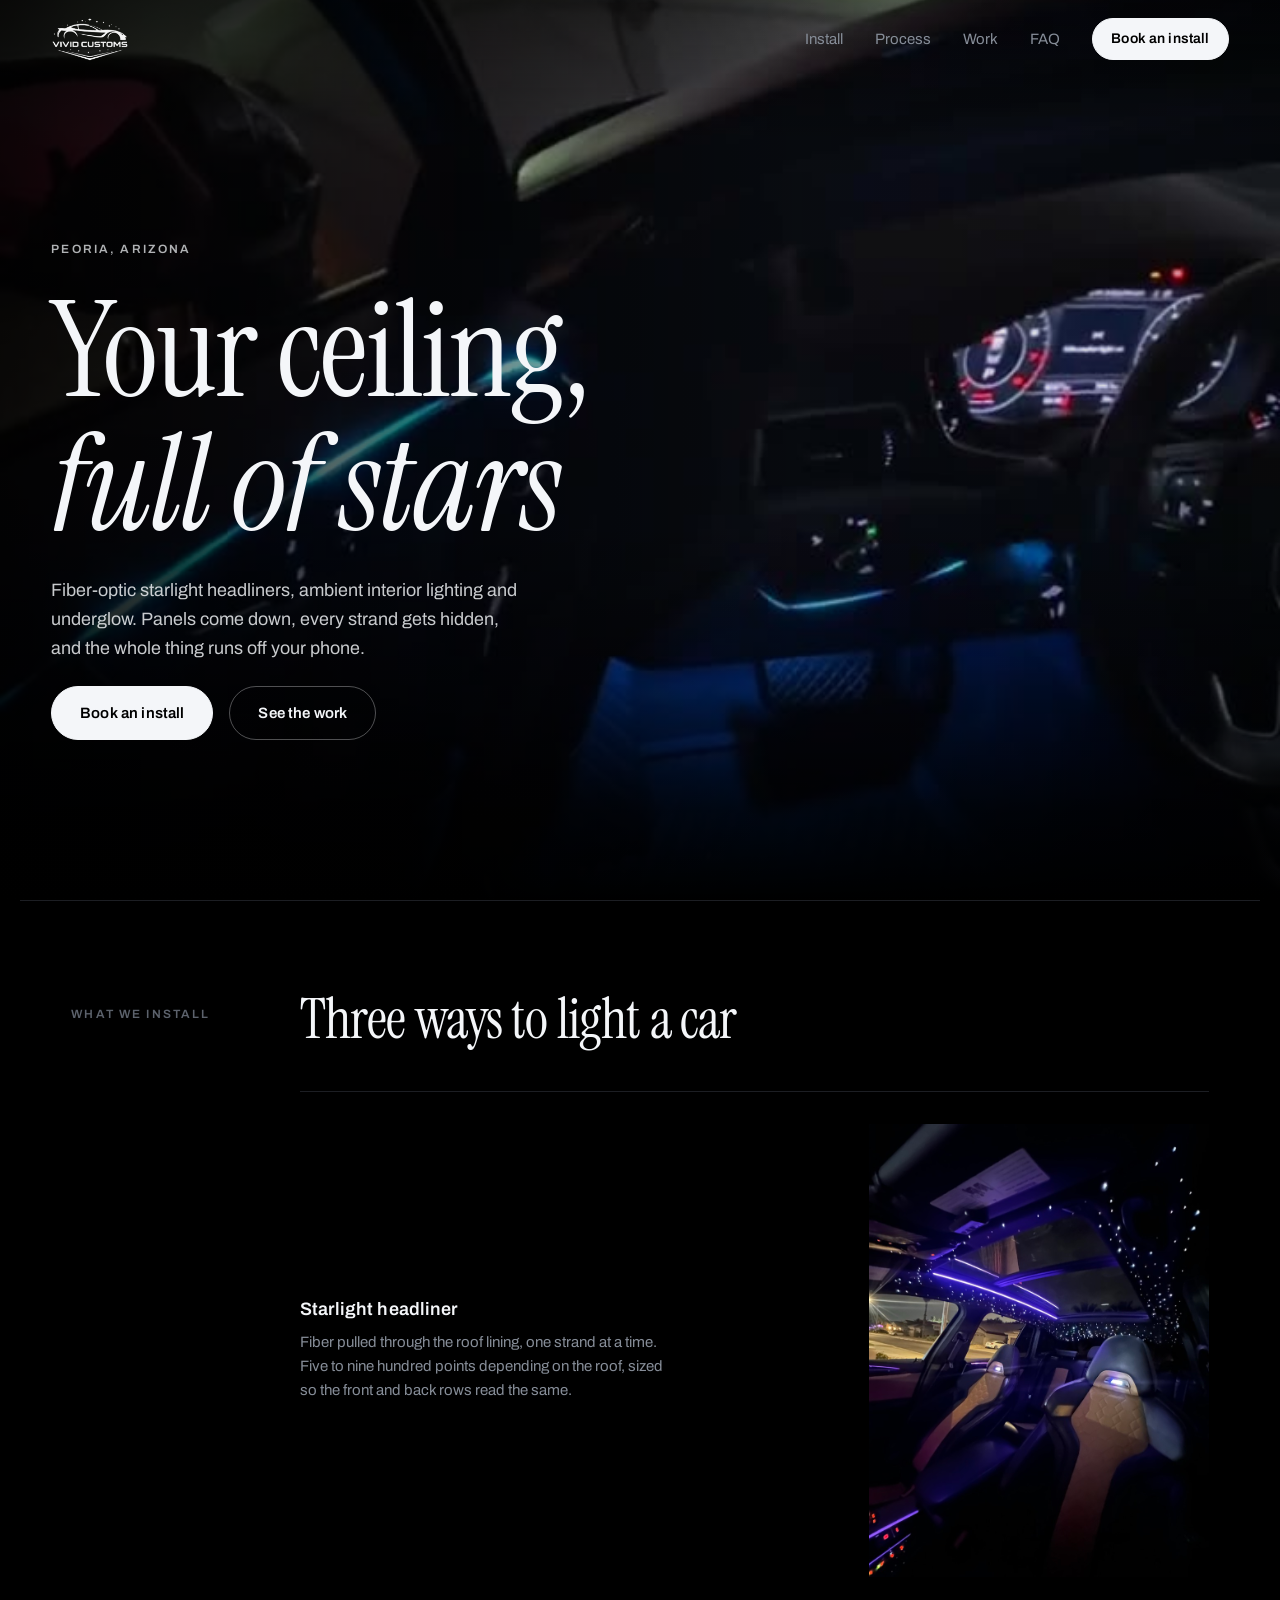
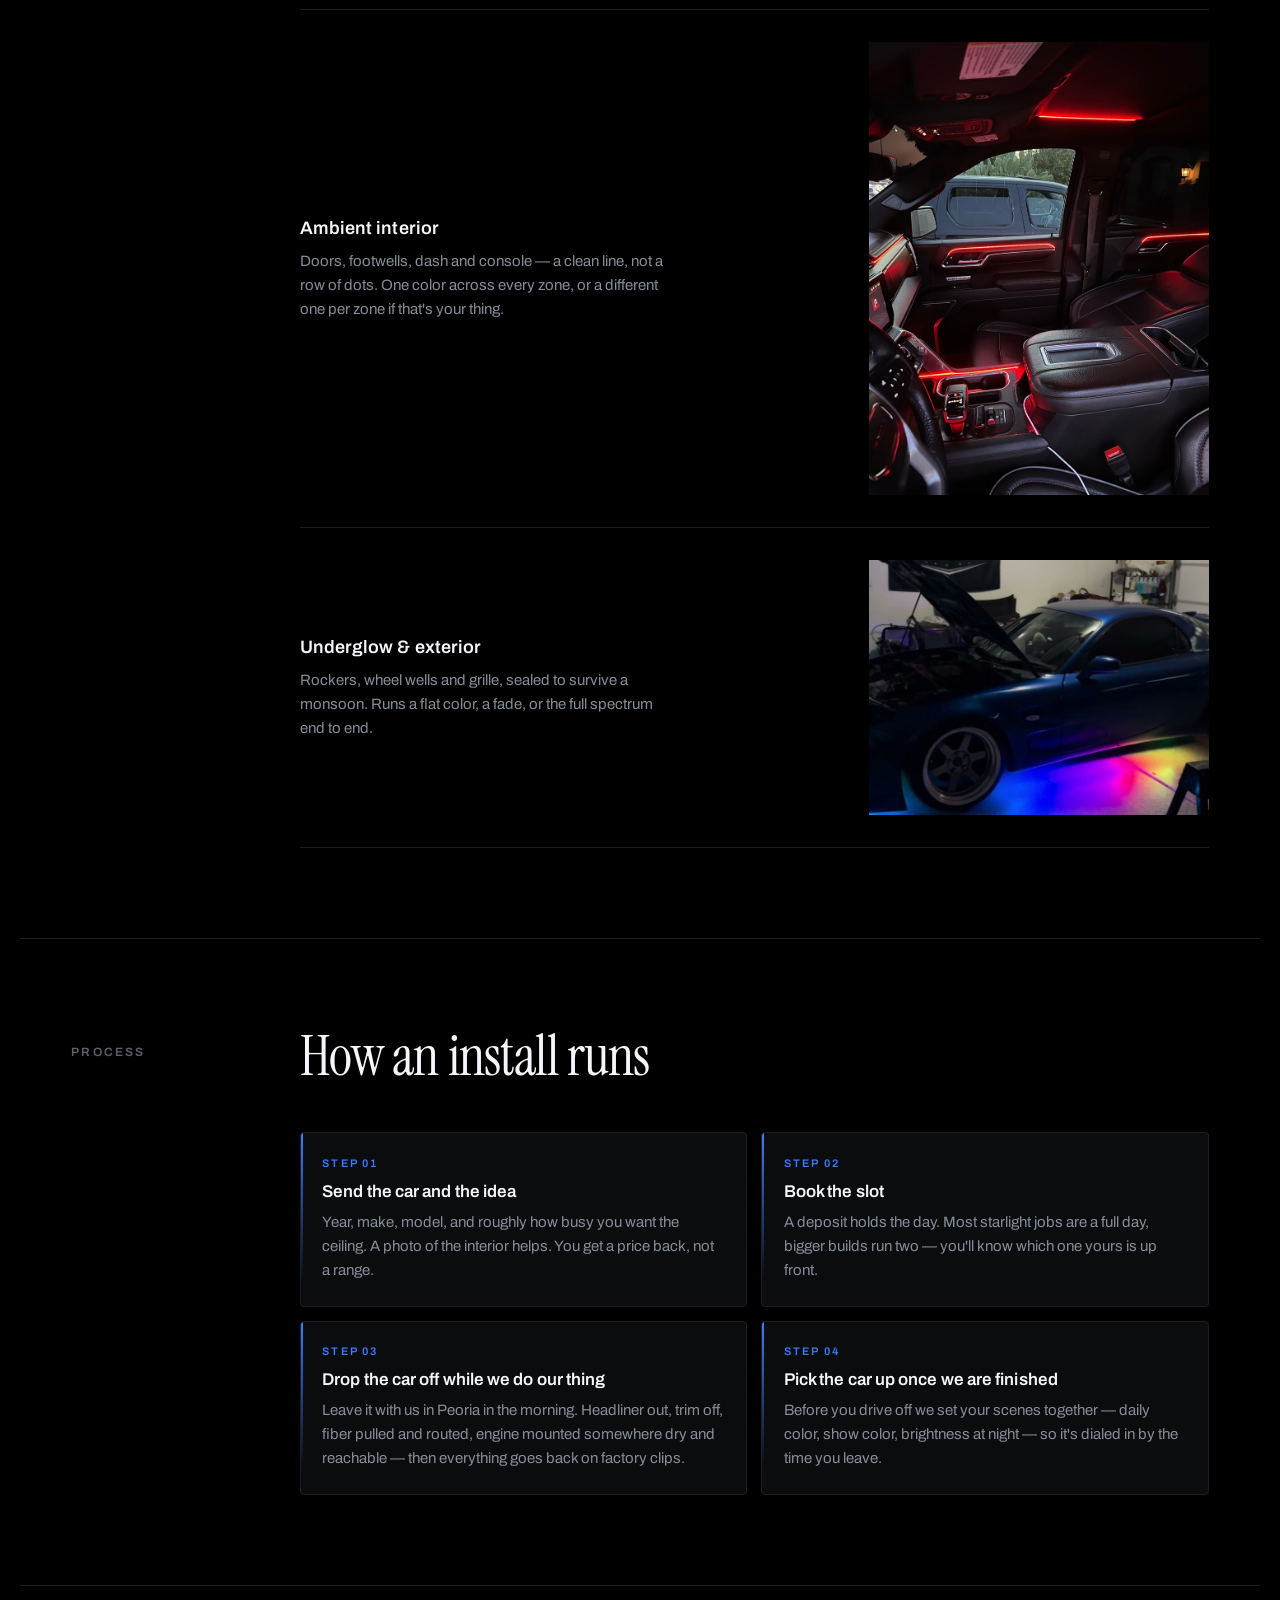
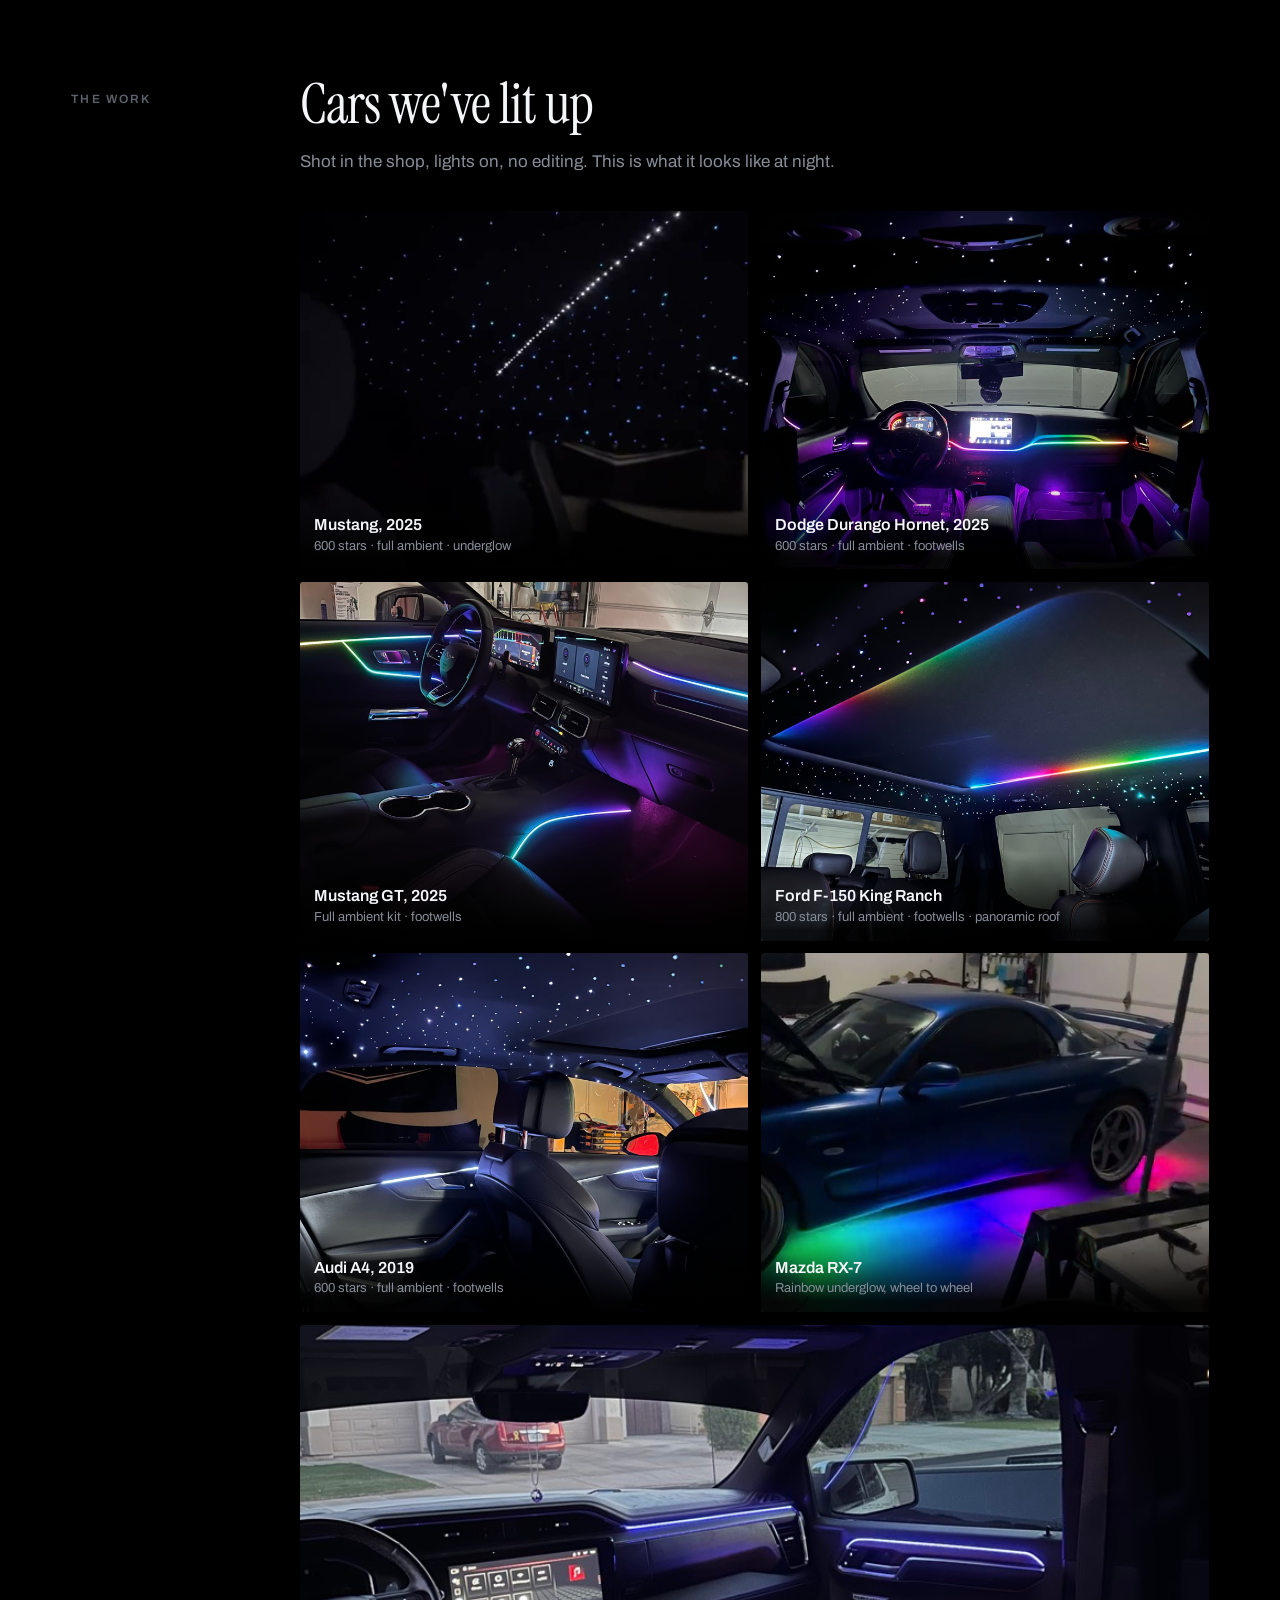
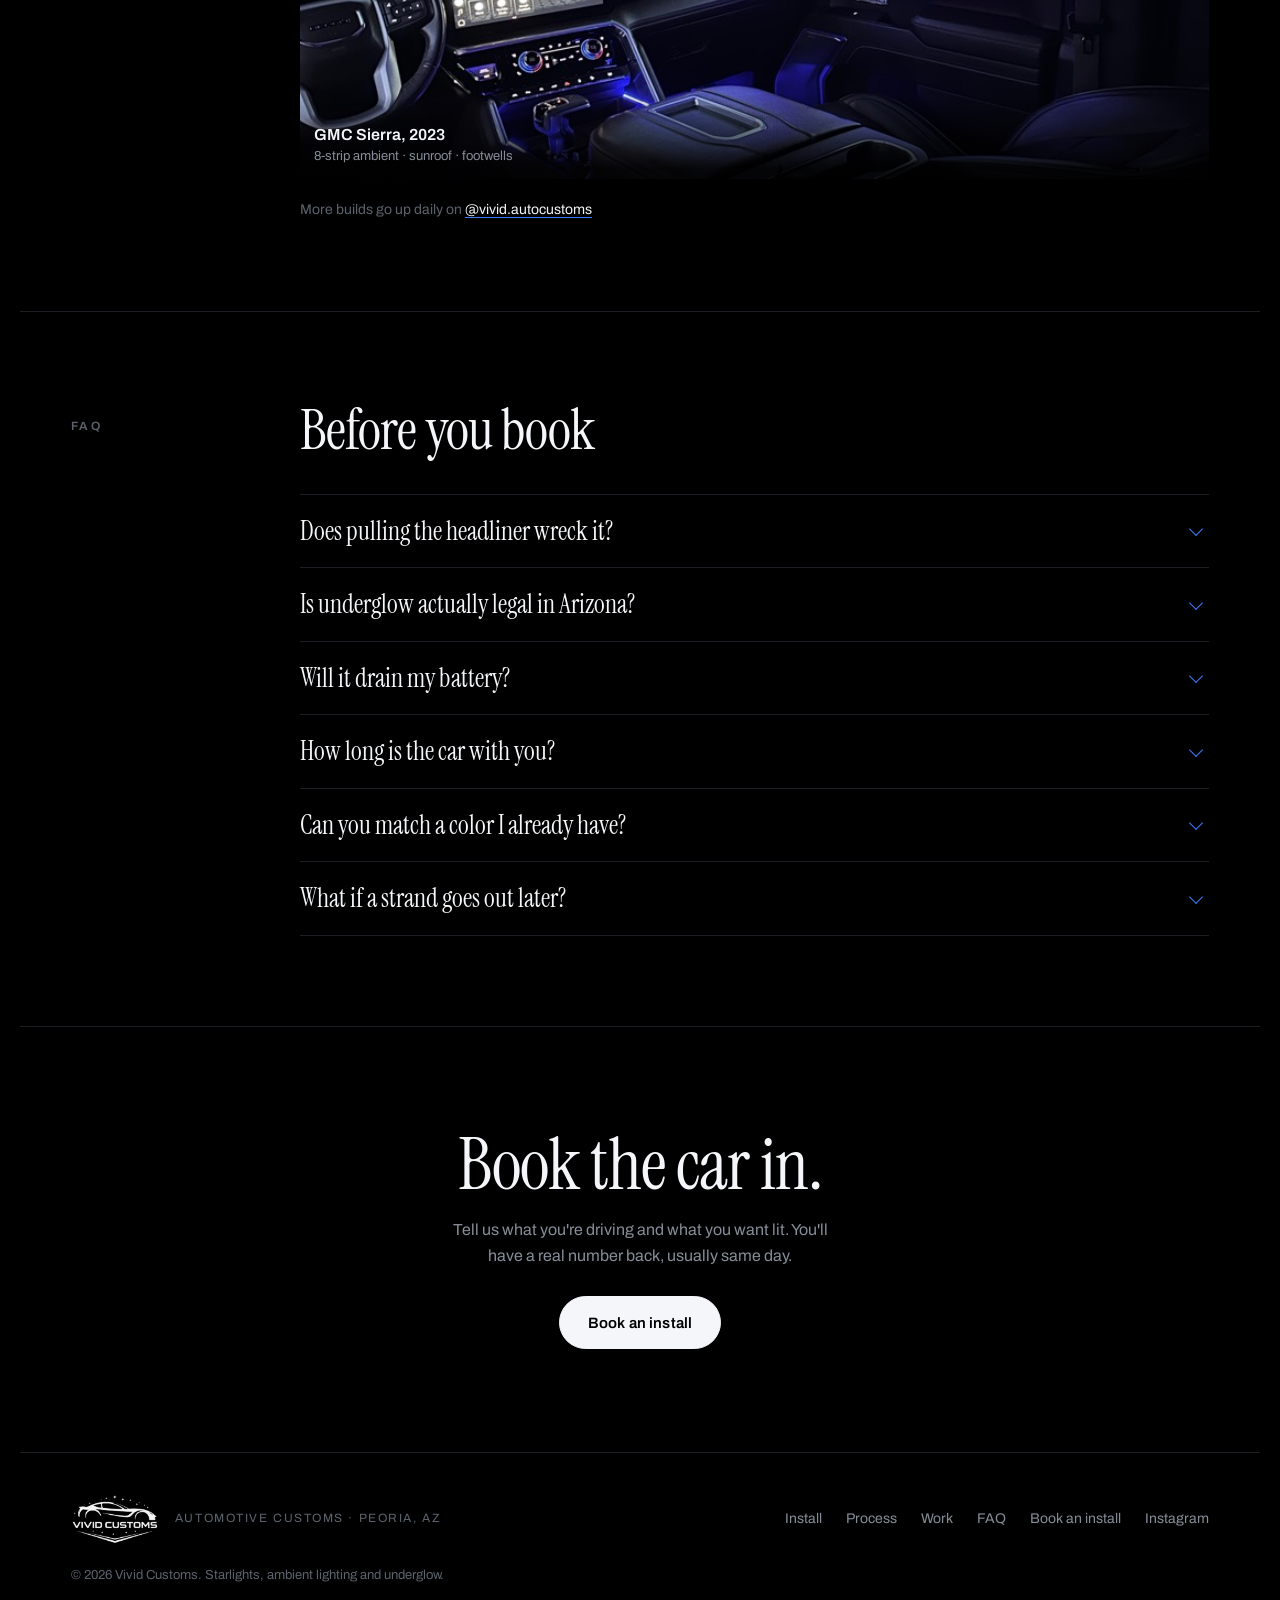
<file: index.html>
<!doctype html>
<html lang="en">
<head>
<meta charset="utf-8">
<meta name="viewport" content="width=device-width, initial-scale=1">
<title>Vivid Customs — Starlight Headliners & Ambient Lighting, Peoria AZ</title>
<meta name="description" content="Fiber-optic starlight headliners, ambient interior lighting and underglow, installed in Peoria, Arizona. Panels come down, wiring stays hidden, colors run off your phone.">
<meta name="theme-color" content="#000000">
<link rel="icon" href="images/favicon.png" type="image/png">
<link rel="apple-touch-icon" href="images/logo-180.png">
<meta property="og:title" content="Vivid Customs — Starlight Headliners & Ambient Lighting">
<meta property="og:description" content="Fiber-optic star ceilings, ambient interior lighting and underglow. Peoria, Arizona.">
<meta property="og:image" content="video/hero-poster.jpg">
<meta property="og:type" content="website">
<link rel="preconnect" href="https://fonts.googleapis.com">
<link rel="preconnect" href="https://fonts.gstatic.com" crossorigin>
<link rel="stylesheet" href="https://fonts.googleapis.com/css2?family=Instrument+Serif:ital@0;1&family=Archivo:wght@400;500;600&display=swap">
<link rel="stylesheet" href="styles.css">
</head>
<body>

<a class="skip" href="#main">Skip to content</a>

<header class="nav" id="nav">
  <a class="nav__brand" href="#top" aria-label="Vivid Customs, home">
    <img src="images/logo.png" alt="Vivid Customs" width="1160" height="688">
  </a>
  <nav class="nav__links" aria-label="Sections">
    <a href="#install">Install</a>
    <a href="#process">Process</a>
    <a href="#work">Work</a>
    <a href="#faq">FAQ</a>
  </nav>
  <a class="btn btn--sm" href="book.html">Book an install</a>
</header>

<main id="main">

<!-- ── hero ─────────────────────────────────────────────── -->
<section class="hero" id="top">
  <video class="hero__video" src="video/hero.mp4" poster="video/hero-poster.jpg"
         autoplay muted loop playsinline preload="auto" aria-hidden="true" tabindex="-1"></video>
  <div class="hero__scrim" aria-hidden="true"></div>

  <div class="hero__inner">
    <p class="label label--light">Peoria, Arizona</p>
    <h1 class="hero__h1">Your ceiling,<br><i>full of stars</i></h1>
    <p class="hero__sub">
      Fiber-optic starlight headliners, ambient interior lighting and underglow.
      Panels come down, every strand gets hidden, and the whole thing runs off your phone.
    </p>
    <div class="hero__cta">
      <a class="btn" href="book.html">Book an install</a>
      <a class="btn btn--ghost" href="#work">See the work</a>
    </div>
  </div>

</section>

<!-- ── services ─────────────────────────────────────────── -->
<section class="sec" id="install">
  <div class="sec__rail"><span class="label">What we install</span></div>
  <div class="sec__body">
    <h2 class="sec__h2">Three ways to light a car</h2>

    <div class="rows">
      <article class="rowitem">
        <div class="rowitem__lead">
          <h3>Starlight headliner</h3>
          <p>Fiber pulled through the roof lining, one strand at a time. Five to nine hundred points depending on the roof, sized so the front and back rows read the same.</p>
        </div>
        <img class="rowitem__shot" src="images/services/starlight.jpg" alt="Star ceiling packed with fiber-optic points either side of a panoramic roof, with a blue ambient line running the length of the cabin"
             width="1100" height="825" loading="lazy" decoding="async">
      </article>

      <article class="rowitem">
        <div class="rowitem__lead">
          <h3>Ambient interior</h3>
          <p>Doors, footwells, dash and console &mdash; a clean line, not a row of dots. One color across every zone, or a different one per zone if that's your thing.</p>
        </div>
        <img class="rowitem__shot" src="images/services/ambient.jpg" alt="Truck cabin at night lit red, with ambient lines running across the dash, around the vents and down both door cards"
             width="1100" height="825" loading="lazy" decoding="async">
      </article>

      <article class="rowitem">
        <div class="rowitem__lead">
          <h3>Underglow &amp; exterior</h3>
          <p>Rockers, wheel wells and grille, sealed to survive a monsoon. Runs a flat color, a fade, or the full spectrum end to end.</p>
        </div>
        <img class="rowitem__shot" src="images/services/underglow.jpg" alt="Blue RX-7 in the shop with rainbow underglow spilling out from under the sills across the floor"
             width="720" height="540" loading="lazy" decoding="async">
      </article>
    </div>
  </div>
</section>

<!-- ── process ──────────────────────────────────────────── -->
<section class="sec" id="process">
  <div class="sec__rail"><span class="label">Process</span></div>
  <div class="sec__body">
    <h2 class="sec__h2">How an install runs</h2>

    <ol class="steps">
      <li>
        <span class="steps__n">Step 01</span>
        <h3>Send the car and the idea</h3>
        <p>Year, make, model, and roughly how busy you want the ceiling. A photo of the interior helps. You get a price back, not a range.</p>
      </li>
      <li>
        <span class="steps__n">Step 02</span>
        <h3>Book the slot</h3>
        <p>A deposit holds the day. Most starlight jobs are a full day, bigger builds run two &mdash; you'll know which one yours is up front.</p>
      </li>
      <li>
        <span class="steps__n">Step 03</span>
        <h3>Drop the car off while we do our thing</h3>
        <p>Leave it with us in Peoria in the morning. Headliner out, trim off, fiber pulled and routed, engine mounted somewhere dry and reachable &mdash; then everything goes back on factory clips.</p>
      </li>
      <li>
        <span class="steps__n">Step 04</span>
        <h3>Pick the car up once we are finished</h3>
        <p>Before you drive off we set your scenes together &mdash; daily color, show color, brightness at night &mdash; so it's dialed in by the time you leave.</p>
      </li>
    </ol>
  </div>
</section>

<!-- ── work ─────────────────────────────────────────────── -->
<section class="sec" id="work">
  <div class="sec__rail"><span class="label">The work</span></div>
  <div class="sec__body">
    <h2 class="sec__h2">Cars we've lit up</h2>
    <p class="lede">Shot in the shop, lights on, no editing. This is what it looks like at night.</p>

    <div class="panes">
      <figure class="pane">
        <video src="video/gallery/mustang-600/01.mp4" poster="video/gallery/mustang-600/01.jpg" width="720" height="1280" muted loop playsinline preload="none" aria-label="2025 Mustang: the finished starlight headliner on the bench, then installed, with shooting stars crossing the roof"></video>
        <figcaption><b>Mustang, 2025</b><span>600 stars &middot; full ambient &middot; underglow</span></figcaption>
        <a class="pane__link" href="gallery.html?car=mustang-600"><span>See the whole build</span></a>
      </figure>
      <figure class="pane">
        <img src="images/work/durango.jpg" alt="Dodge Durango cabin with a full star ceiling above, a rainbow ambient line across the dash and doors, and lit footwells" loading="lazy" width="1100" height="825">
        <figcaption><b>Dodge Durango Hornet, 2025</b><span>600 stars &middot; full ambient &middot; footwells</span></figcaption>
        <a class="pane__link" href="gallery.html?car=durango"><span>See the whole build</span></a>
      </figure>
      <figure class="pane">
        <img src="images/work/mustang-gt.jpg" alt="Mustang GT cabin with ambient lines running the full spectrum across the dash, door card and console, and a lit footwell" loading="lazy" width="1100" height="825">
        <figcaption><b>Mustang GT, 2025</b><span>Full ambient kit &middot; footwells</span></figcaption>
        <a class="pane__link" href="gallery.html?car=mustang-gt"><span>See the whole build</span></a>
      </figure>
      <figure class="pane">
        <img src="images/work/king-ranch.jpg" alt="Ford F-150 King Ranch headliner filled with stars, with a rainbow ambient strip running the length of the panoramic roof" loading="lazy" width="1100" height="825">
        <figcaption><b>Ford F-150 King Ranch</b><span>800 stars &middot; full ambient &middot; footwells &middot; panoramic roof</span></figcaption>
        <a class="pane__link" href="gallery.html?car=king-ranch"><span>See the whole build</span></a>
      </figure>
      <figure class="pane">
        <img src="images/work/audi-a4.jpg" alt="Audi A4 cabin with a dense star ceiling overhead, cyan ambient lines along the doors and seats, and lit footwells" loading="lazy" width="1100" height="825">
        <figcaption><b>Audi A4, 2019</b><span>600 stars &middot; full ambient &middot; footwells</span></figcaption>
        <a class="pane__link" href="gallery.html?car=audi-a4"><span>See the whole build</span></a>
      </figure>
      <figure class="pane">
        <video src="video/rx7-underglow.mp4" poster="video/rx7-underglow.jpg" width="720" height="576" muted loop playsinline preload="none" aria-label="Blue RX-7 in the shop with rainbow underglow washing the floor as the colours move down the car"></video>
        <figcaption><b>Mazda RX-7</b><span>Rainbow underglow, wheel to wheel</span></figcaption>
        <a class="pane__link" href="gallery.html?car=rx7"><span>See the whole build</span></a>
      </figure>
      <figure class="pane">
        <img src="images/work/sierra.jpg" alt="GMC Sierra cabin lit blue, with ambient strips across the dash and doors, a lit line around the sunroof and blue footwells" loading="lazy" width="1100" height="825">
        <figcaption><b>GMC Sierra, 2023</b><span>8-strip ambient &middot; sunroof &middot; footwells</span></figcaption>
        <a class="pane__link" href="gallery.html?car=sierra"><span>See the whole build</span></a>
      </figure>
    </div>

    <p class="note">More builds go up daily on <a href="https://www.instagram.com/vivid.autocustoms/" target="_blank" rel="noopener">@vivid.autocustoms</a></p>
  </div>
</section>

<!-- ── faq ──────────────────────────────────────────────── -->
<section class="sec" id="faq">
  <div class="sec__rail"><span class="label">FAQ</span></div>
  <div class="sec__body">
    <h2 class="sec__h2">Before you book</h2>

    <div class="faq">
      <details>
        <summary>Does pulling the headliner wreck it?</summary>
        <p>No — it's designed to come out. The board unclips, the fiber gets pulled through from the back, and the strands sit flush with the fabric. Once it's back in, you can't tell it was out until the lights are on.</p>
      </details>
      <details>
        <summary>Is underglow actually legal in Arizona?</summary>
        <p>Partly. Arizona restricts lights that show <b>red or blue toward the front</b> of the vehicle, and anything flashing or rotating — that's reserved for emergency vehicles. So the build gets set up with a street scene that stays inside that, and your reds and blues live on a separate scene you run at shows and meets. Worth confirming for your own setup before you drive it.</p>
      </details>
      <details>
        <summary>Will it drain my battery?</summary>
        <p>Not if it's wired right. Power gets tapped to a switched source, so the whole system dies with the ignition instead of sitting live overnight off an always-on circuit.</p>
      </details>
      <details>
        <summary>How long is the car with you?</summary>
        <p>Most starlight headliners are a single day. Add a second row, ambient zones or underglow and it's usually two. You'll know which before you book.</p>
      </details>
      <details>
        <summary>Can you match a color I already have?</summary>
        <p>Yes. The engines are RGBW, so we can land on your factory ambient color, your wrap, or whatever you're chasing — and save it as the default scene.</p>
      </details>
      <details>
        <summary>What if a strand goes out later?</summary>
        <p>Bring it back. Fiber doesn't burn out the way an LED does, so a dead point is almost always the engine or a connection, and both are quick to sort.</p>
      </details>
    </div>
  </div>
</section>

<!-- ── closing cta ──────────────────────────────────────── -->
<section class="closer">
  <h2>Book the car in.</h2>
  <p>Tell us what you're driving and what you want lit. You'll have a real number back, usually same day.</p>
  <a class="btn" href="book.html">Book an install</a>
</section>

</main>

<footer class="foot">
  <div class="foot__brand">
    <img src="images/logo.png" alt="Vivid Customs" width="1160" height="688" loading="lazy">
    <span>Automotive customs · Peoria, AZ</span>
  </div>
  <nav class="foot__links" aria-label="Footer">
    <a href="#install">Install</a>
    <a href="#process">Process</a>
    <a href="#work">Work</a>
    <a href="#faq">FAQ</a>
    <a href="book.html">Book an install</a>
    <a href="https://www.instagram.com/vivid.autocustoms/" target="_blank" rel="noopener">Instagram</a>
  </nav>
  <p class="foot__fine">© <span id="yr">2026</span> Vivid Customs. Starlights, ambient lighting and underglow.</p>
</footer>

<script src="app.js"></script>
</body>
</html>
</file>
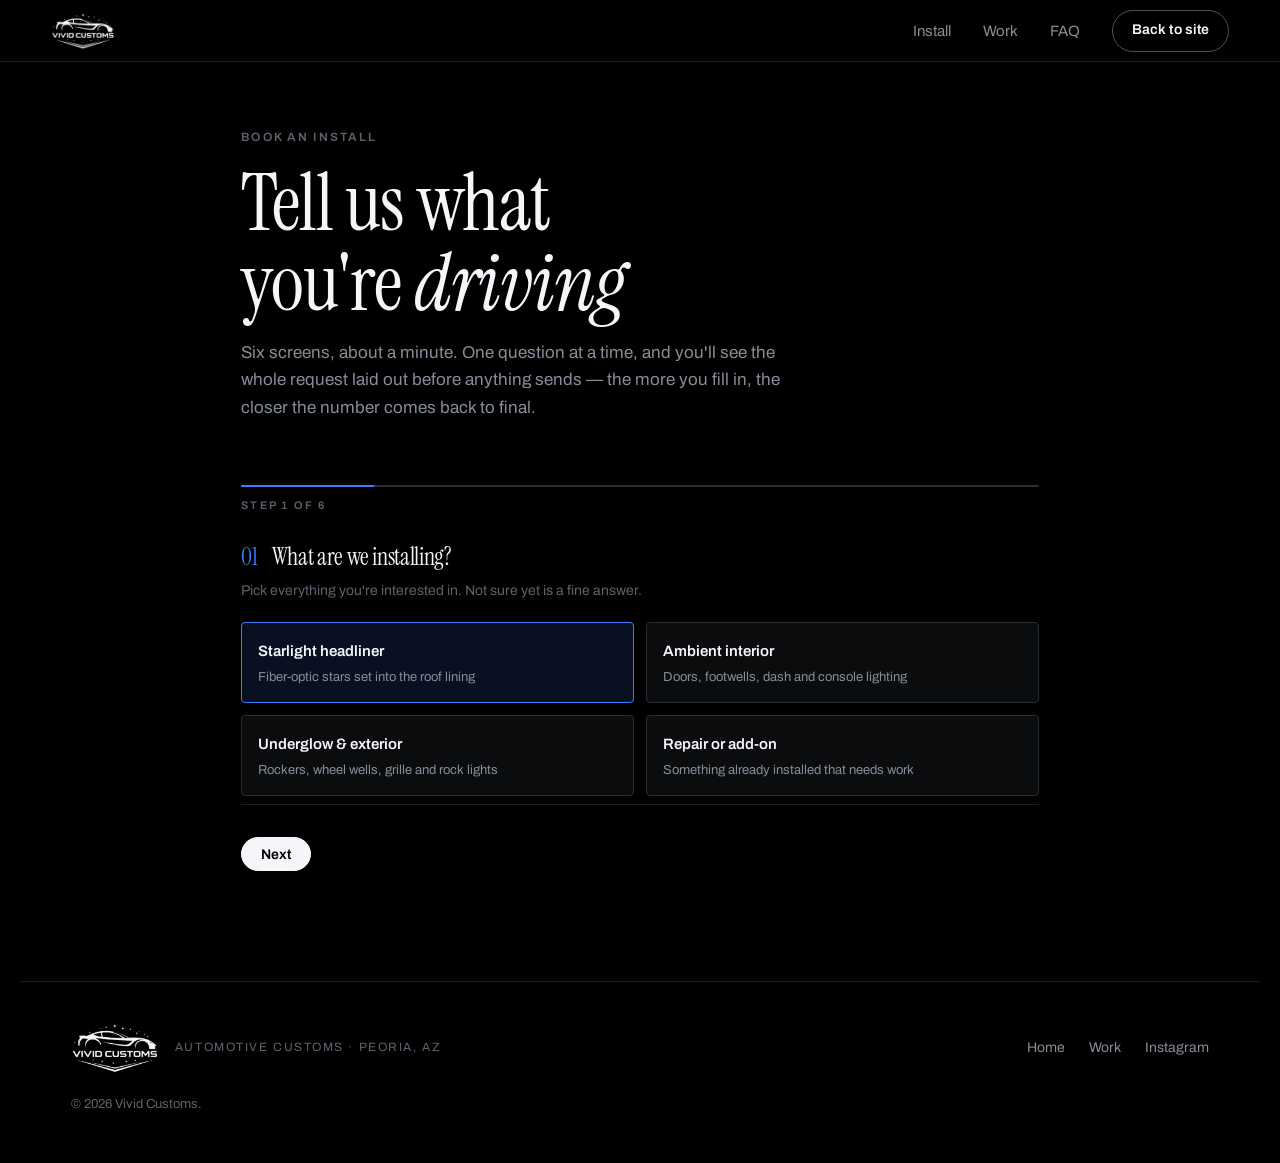
<file: book.html>
<!doctype html>
<html lang="en">
<head>
<meta charset="utf-8">
<meta name="viewport" content="width=device-width, initial-scale=1">
<title>Book an install — Vivid Customs</title>
<meta name="description" content="Book a starlight headliner, ambient lighting or underglow install with Vivid Customs in Peoria, Arizona.">
<meta name="theme-color" content="#000000">
<meta name="robots" content="noindex">
<link rel="icon" href="images/favicon.png" type="image/png">
<link rel="apple-touch-icon" href="images/logo-180.png">
<link rel="preconnect" href="https://fonts.googleapis.com">
<link rel="preconnect" href="https://fonts.gstatic.com" crossorigin>
<link rel="stylesheet" href="https://fonts.googleapis.com/css2?family=Instrument+Serif:ital@0;1&family=Archivo:wght@400;500;600&display=swap">
<link rel="stylesheet" href="styles.css">
</head>
<body>

<a class="skip" href="#main">Skip to content</a>

<header class="nav" id="nav" data-stuck="true">
  <a class="nav__brand" href="index.html" aria-label="Vivid Customs, home">
    <img src="images/logo.png" alt="Vivid Customs" width="1160" height="688">
  </a>
  <nav class="nav__links" aria-label="Sections">
    <a href="index.html#install">Install</a>
    <a href="index.html#work">Work</a>
    <a href="index.html#faq">FAQ</a>
  </nav>
  <a class="btn btn--sm btn--ghost" href="index.html">Back to site</a>
</header>

<div class="bookhead">
  <p class="label">Book an install</p>
  <h1>Tell us what<br>you're <i>driving</i></h1>
  <p class="lede">
    Six screens, about a minute. One question at a time, and you'll see the whole request
    laid out before anything sends — the more you fill in, the closer the number comes back to final.
  </p>
</div>

<main class="book" id="main">

  <form class="form" id="bookForm" novalidate>

    <div class="wiz" id="wiz">
      <div class="wiz__track"><i class="wiz__fill" id="wizFill"></i></div>
      <p class="wiz__count" id="wizCount" role="status">Step 1 of 6</p>
    </div>

    <!-- 01 ─────────────────────────────────────────────── -->
    <fieldset class="step">
      <div class="step__head"><span class="step__n">01</span><h2>What are we installing?</h2></div>
      <p class="step__hint">Pick everything you're interested in. Not sure yet is a fine answer.</p>
      <div class="tiles">
        <input type="checkbox" id="s1" name="service" value="Starlight headliner" checked>
        <label for="s1"><b>Starlight headliner</b><span>Fiber-optic stars set into the roof lining</span></label>

        <input type="checkbox" id="s2" name="service" value="Ambient interior">
        <label for="s2"><b>Ambient interior</b><span>Doors, footwells, dash and console lighting</span></label>

        <input type="checkbox" id="s3" name="service" value="Underglow &amp; exterior">
        <label for="s3"><b>Underglow &amp; exterior</b><span>Rockers, wheel wells, grille and rock lights</span></label>

        <input type="checkbox" id="s4" name="service" value="Repair or add-on to an existing setup">
        <label for="s4"><b>Repair or add-on</b><span>Something already installed that needs work</span></label>
      </div>
    </fieldset>

    <!-- 02 ─────────────────────────────────────────────── -->
    <fieldset class="step">
      <div class="step__head"><span class="step__n">02</span><h2>The vehicle</h2></div>
      <div class="row">
        <div class="field">
          <label for="year">Year</label>
          <input id="year" name="year" type="text" inputmode="numeric" placeholder="2023" autocomplete="off">
        </div>
        <div class="field">
          <label for="make">Make</label>
          <input id="make" name="make" type="text" placeholder="Dodge" autocomplete="off">
        </div>
        <div class="field">
          <label for="model">Model &amp; trim</label>
          <input id="model" name="model" type="text" placeholder="Durango R/T" autocomplete="off">
        </div>
      </div>
      <div class="field">
        <span class="lbl" id="roofLbl">Roof</span>
        <div class="chips" role="group" aria-labelledby="roofLbl">
          <input type="radio" id="r1" name="roof" value="Solid roof" checked><label for="r1">Solid roof</label>
          <input type="radio" id="r2" name="roof" value="Sunroof"><label for="r2">Sunroof</label>
          <input type="radio" id="r3" name="roof" value="Panoramic roof"><label for="r3">Panoramic</label>
          <input type="radio" id="r4" name="roof" value="Roof unknown"><label for="r4">Not sure</label>
        </div>
      </div>
      <div class="field">
        <span class="lbl" id="hlLbl">Headliner condition</span>
        <div class="chips" role="group" aria-labelledby="hlLbl">
          <input type="radio" id="h1" name="headliner" value="Factory, good condition" checked><label for="h1">Factory, good</label>
          <input type="radio" id="h2" name="headliner" value="Sagging or damaged"><label for="h2">Sagging or damaged</label>
          <input type="radio" id="h3" name="headliner" value="Already replaced or wrapped"><label for="h3">Already replaced</label>
        </div>
      </div>
    </fieldset>

    <!-- 03 ─────────────────────────────────────────────── -->
    <fieldset class="step" id="stepOpts">
      <div class="step__head"><span class="step__n">03</span><h2>How you want it</h2></div>
      <p class="step__hint">Only the parts you picked on the first screen.</p>

      <!-- shown when Starlight headliner is picked -->
      <div class="grp" data-svc="Starlight headliner" hidden>
        <h3 class="grp__h">Starlight headliner</h3>
        <div class="field">
          <label for="stars">How many stars</label>
          <select id="stars" name="stars">
            <option>400</option>
            <option selected>600</option>
            <option>800</option>
            <option>1000</option>
            <option>1500</option>
            <option>2000</option>
          </select>
        </div>
        <div class="field">
          <span class="lbl" id="exLbl">Add-ons</span>
          <p class="step__hint">Twinkle, app control and color matching come standard on every install — no need to ask.</p>
          <div class="chips" role="group" aria-labelledby="exLbl">
            <input type="checkbox" id="e1" name="extra" value="Shooting stars"><label for="e1">Shooting stars</label>
            <input type="checkbox" id="e2" name="extra" value="Dual color"><label for="e2">Dual color</label>
            <input type="checkbox" id="e3" name="extra" value="Logo" aria-controls="logoPanel"><label for="e3">Logo</label>
          </div>
        </div>
        <div class="field drawer drawer--sm" id="starsPanel" hidden>
          <label for="shooting">How many shooting stars</label>
          <select id="shooting" name="shooting">
            <option selected>2</option>
            <option>4</option>
            <option>6</option>
            <option>8</option>
          </select>
        </div>
        <div class="field drawer" id="logoPanel" hidden>
          <label for="logoNote">The logo you want up there</label>
          <textarea id="logoNote" name="logoNote" placeholder="Team badge over the passenger seat, about a foot wide, white fiber."></textarea>
          <label for="logoFile">Upload a reference</label>
          <input id="logoFile" name="logoFile" type="file" accept="image/*" multiple>
          <p class="step__hint" id="logoHint">A photo, screenshot or the logo file itself — whatever you have.</p>
        </div>
      </div>

      <!-- shown when Ambient interior is picked -->
      <div class="grp" data-svc="Ambient interior" hidden>
        <h3 class="grp__h">Ambient interior</h3>
        <div class="field">
          <label for="strips">How many strips</label>
          <select id="strips" name="strips">
            <option>6</option>
            <option selected>8</option>
            <option>10</option>
            <option>12</option>
          </select>
        </div>
        <div class="field">
          <span class="lbl" id="ambLbl">Add-ons</span>
          <div class="chips" role="group" aria-labelledby="ambLbl">
            <input type="checkbox" id="a1" name="amb" value="Footwell lighting"><label for="a1">Footwell lighting</label>
            <input type="checkbox" id="a2" name="amb" value="Speaker lights"><label for="a2">Speaker lights</label>
          </div>
        </div>
      </div>
    </fieldset>

    <!-- 04 ─────────────────────────────────────────────── -->
    <fieldset class="step">
      <div class="step__head"><span class="step__n">04</span><h2>When suits you</h2></div>
      <p class="step__hint">A preference, not a locked slot — we'll confirm the day back to you.</p>
      <div class="row">
        <div class="field">
          <label for="date">Earliest you could drop it</label>
          <input id="date" name="date" type="date">
        </div>
        <div class="field">
          <label for="drop">Drop-off</label>
          <select id="drop" name="drop">
            <option selected>Morning</option>
            <option>Afternoon</option>
            <option>Either works</option>
          </select>
        </div>
        <div class="field">
          <label for="flex">How flexible</label>
          <select id="flex" name="flex">
            <option>That week only</option>
            <option selected>Within a couple of weeks</option>
            <option>Whenever you have room</option>
          </select>
        </div>
      </div>
      <div class="field">
        <span class="lbl" id="waitLbl">While it's in</span>
        <div class="chips" role="group" aria-labelledby="waitLbl">
          <input type="radio" id="w1" name="wait" value="Leaving the car" checked><label for="w1">Leaving the car</label>
          <input type="radio" id="w2" name="wait" value="Waiting on site"><label for="w2">Waiting on site</label>
          <input type="radio" id="w3" name="wait" value="Needs to be same day"><label for="w3">Same day, please</label>
        </div>
      </div>
    </fieldset>

    <!-- 05 ─────────────────────────────────────────────── -->
    <fieldset class="step">
      <div class="step__head"><span class="step__n">05</span><h2>How to reach you</h2></div>
      <div class="row">
        <div class="field">
          <label for="name">Name</label>
          <input id="name" name="name" type="text" autocomplete="name" required placeholder="First and last">
        </div>
        <div class="field">
          <label for="phone">Phone</label>
          <input id="phone" name="phone" type="tel" autocomplete="tel" required placeholder="(623) 555-0134">
        </div>
      </div>
      <div class="row">
        <div class="field">
          <label for="email">Email <span style="text-transform:none;letter-spacing:0">(optional)</span></label>
          <input id="email" name="email" type="email" autocomplete="email" placeholder="you@example.com">
        </div>
        <div class="field">
          <label for="found">How did you find us?</label>
          <select id="found" name="found">
            <option selected>Instagram</option>
            <option>TikTok</option>
            <option>A friend sent me</option>
            <option>Saw a car you did</option>
            <option>Search</option>
          </select>
        </div>
      </div>
      <div class="field">
        <label for="notes">Anything else</label>
        <textarea id="notes" name="notes" placeholder="A build of yours I saw, aftermarket headliner, tight deadline — whatever matters."></textarea>
      </div>
    </fieldset>

    <!-- 06 ─────────────────────────────────────────────── -->
    <fieldset class="step" id="stepReview">
      <div class="step__head"><span class="step__n">06</span><h2>Check it over</h2></div>
      <p class="step__hint">Everything you've picked. Change anything you want before it sends.</p>
      <dl class="review" id="reviewOut"></dl>
    </fieldset>

    <!-- honeypot: off-screen and skipped by tab, so only a bot fills it -->
    <input class="hp" id="website" name="website" type="text" tabindex="-1" autocomplete="off" aria-hidden="true">

    <div class="form__actions">
      <div class="wiz__nav">
        <button class="btn btn--ghost btn--sm" type="button" id="wizBack" hidden>Back</button>
        <button class="btn btn--sm" type="button" id="wizNext" hidden>Next</button>
        <button class="btn" type="submit" id="wizSend">Send booking request</button>
      </div>
      <p class="status" id="status" role="status"></p>
    </div>
  </form>

  <section class="done" id="done" hidden>
    <div class="done__sky" id="doneSky" aria-hidden="true"></div>
    <div class="done__mark" aria-hidden="true">
      <svg viewBox="0 0 52 52" width="52" height="52" fill="none" stroke="currentColor" stroke-width="2.5"
           stroke-linecap="round" stroke-linejoin="round">
        <circle class="done__ring" cx="26" cy="26" r="23"></circle>
        <path class="done__tick" d="M15 27l8 8 15-16"></path>
      </svg>
    </div>
    <h2>Lights on.</h2>
    <p class="done__note" id="doneNote">Your request is in. We'll read it over, work out the number for your car and come back to you — usually same day.</p>
    <div class="done__cta">
      <a class="btn btn--ghost btn--sm" href="index.html">Back to the site</a>
      <a class="btn btn--sm" href="https://www.instagram.com/vivid.autocustoms/" target="_blank" rel="noopener">See more builds</a>
    </div>
  </section>

</main>

<footer class="foot">
  <div class="foot__brand">
    <img src="images/logo.png" alt="Vivid Customs" width="1160" height="688" loading="lazy">
    <span>Automotive customs · Peoria, AZ</span>
  </div>
  <nav class="foot__links" aria-label="Footer">
    <a href="index.html">Home</a>
    <a href="index.html#work">Work</a>
    <a href="https://www.instagram.com/vivid.autocustoms/" target="_blank" rel="noopener">Instagram</a>
  </nav>
  <p class="foot__fine">© <span id="yr">2026</span> Vivid Customs.</p>
</footer>

<script src="app.js"></script>
</body>
</html>
</file>
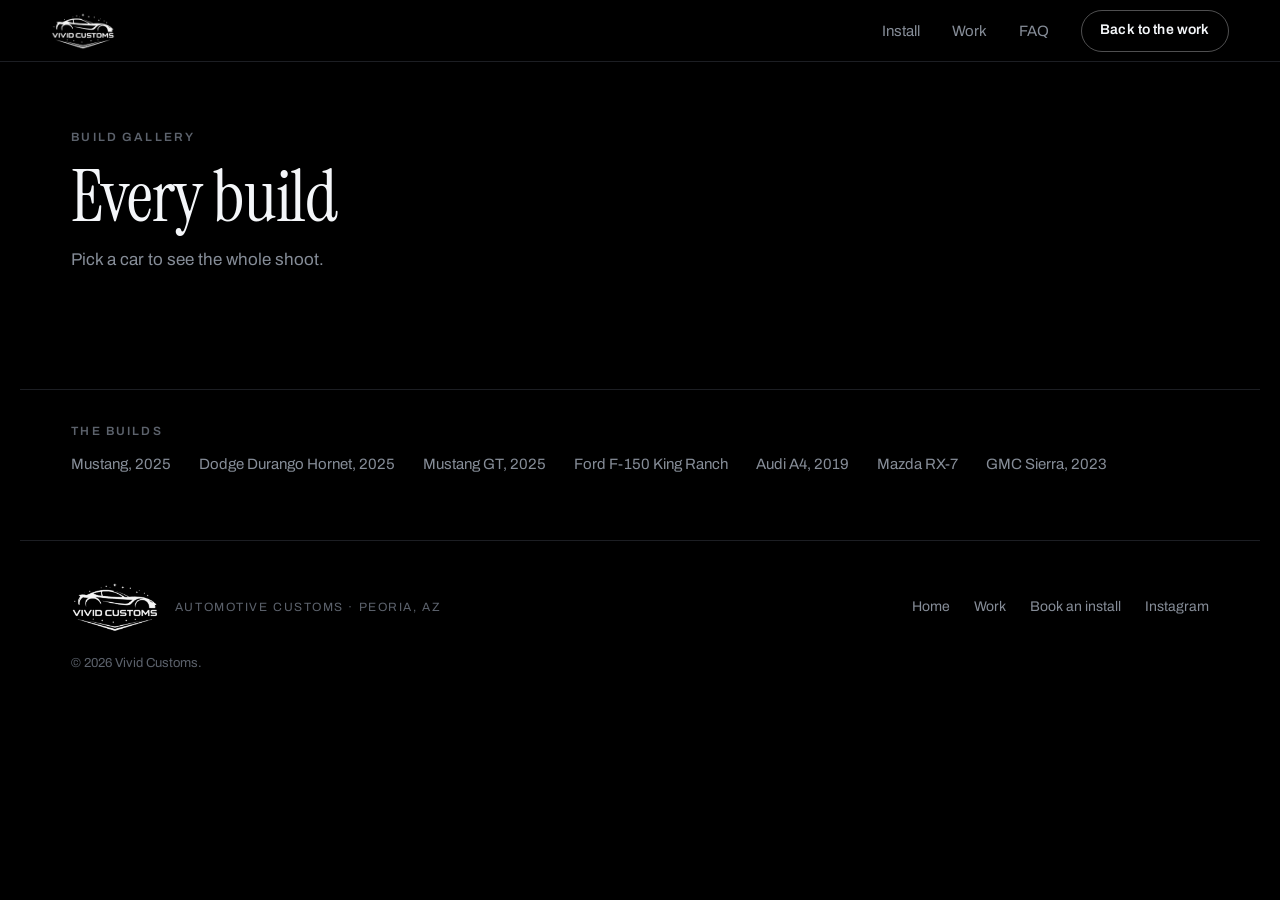
<file: gallery.html>
<!doctype html>
<html lang="en">
<head>
<meta charset="utf-8">
<meta name="viewport" content="width=device-width, initial-scale=1">
<title>Build gallery — Vivid Customs</title>
<meta name="description" content="Every shot from a Vivid Customs build.">
<meta name="theme-color" content="#000000">
<meta name="robots" content="noindex">
<link rel="icon" href="images/favicon.png" type="image/png">
<link rel="apple-touch-icon" href="images/logo-180.png">
<link rel="preconnect" href="https://fonts.googleapis.com">
<link rel="preconnect" href="https://fonts.gstatic.com" crossorigin>
<link rel="stylesheet" href="https://fonts.googleapis.com/css2?family=Instrument+Serif:ital@0;1&family=Archivo:wght@400;500;600&display=swap">
<link rel="stylesheet" href="styles.css">
</head>
<body>

<a class="skip" href="#main">Skip to content</a>

<header class="nav" id="nav" data-stuck="true">
  <a class="nav__brand" href="index.html" aria-label="Vivid Customs, home">
    <img src="images/logo.png" alt="Vivid Customs" width="1160" height="688">
  </a>
  <nav class="nav__links" aria-label="Sections">
    <a href="index.html#install">Install</a>
    <a href="index.html#work">Work</a>
    <a href="index.html#faq">FAQ</a>
  </nav>
  <a class="btn btn--sm btn--ghost" href="index.html#work">Back to the work</a>
</header>

<div class="galhead">
  <p class="label">Build gallery</p>
  <h1 id="galName">Every shot from the build</h1>
  <p class="lede" id="galSpec">Straight off the phone, lights on, nothing retouched.</p>
</div>

<main class="gal" id="gal"></main>

<nav class="galmore" id="galMore" aria-label="Other builds"></nav>

<footer class="foot">
  <div class="foot__brand">
    <img src="images/logo.png" alt="Vivid Customs" width="1160" height="688" loading="lazy">
    <span>Automotive customs · Peoria, AZ</span>
  </div>
  <nav class="foot__links" aria-label="Footer">
    <a href="index.html">Home</a>
    <a href="index.html#work">Work</a>
    <a href="book.html">Book an install</a>
    <a href="https://www.instagram.com/vivid.autocustoms/" target="_blank" rel="noopener">Instagram</a>
  </nav>
  <p class="foot__fine">© <span id="yr">2026</span> Vivid Customs.</p>
</footer>

<script src="gallery-data.js"></script>
<script src="app.js"></script>
</body>
</html>
</file>
<file: styles.css>
/* ============================================================
   Vivid Customs
   One committed theme: black, with a single electric blue
   sampled from the shop's own underglow footage. Display face
   is a high-contrast serif — a star ceiling is a luxury-car
   feature, so the page is set like one.
   ============================================================ */

:root{
  --ink:     #000000;
  --sheet:   #0B0C0E;
  --sheet-2: #101216;
  --line:    #1C1E23;
  --line-2:  #2A2D34;

  --white:   #F4F6F9;
  --mute:    #868D98;
  --mute-2:  #5C626C;

  --glow:    #3D7BFF;   /* the blue in his underglow, the only accent */
  --glow-lo: rgba(61,123,255,.13);

  --serif: "Instrument Serif", "Times New Roman", Georgia, serif;
  --sans:  "Archivo", "Helvetica Neue", Arial, sans-serif;

  --pad:  clamp(1.25rem, 4vw, 4.5rem);
  --max:  1240px;
  --rail: 190px;
}

*,*::before,*::after{ box-sizing:border-box; }

html{ scroll-behavior:smooth; }
@media (prefers-reduced-motion: reduce){ html{ scroll-behavior:auto; } }

body{
  margin:0;
  background:var(--ink);
  color:var(--white);
  font-family:var(--sans);
  font-size:1rem;
  line-height:1.6;
  -webkit-font-smoothing:antialiased;
  overflow-x:hidden;
}

img,video{ display:block; max-width:100%; }
a{ color:inherit; }
::selection{ background:var(--glow); color:#fff; }

:focus-visible{ outline:2px solid var(--glow); outline-offset:3px; border-radius:2px; }

.skip{ position:absolute; left:-9999px; top:0; z-index:100; background:var(--white); color:var(--ink); padding:.6rem 1rem; font-weight:600; }
.skip:focus{ left:.5rem; top:.5rem; }

/* ── type primitives ─────────────────────────────────────── */

h1,h2{
  font-family:var(--serif);
  font-weight:400;
  letter-spacing:-.015em;
  line-height:1.0;
  text-wrap:balance;
  margin:0;
}
h1 i, h2 i{ font-style:italic; }

h3{ font-family:var(--sans); font-weight:600; font-size:1.125rem; letter-spacing:.005em; line-height:1.25; margin:0; }
p{ margin:0; }

.label{
  font-family:var(--sans);
  font-weight:600;
  font-size:.75rem;
  text-transform:uppercase;
  letter-spacing:.18em;
  color:var(--mute-2);
}
.label--light{ color:rgba(244,246,249,.72); }

.lede{ color:var(--mute); max-width:56ch; font-size:1.0625rem; }
.note{ font-size:.875rem; color:var(--mute-2); }
.note a{ color:var(--white); text-decoration:none; border-bottom:1px solid var(--glow); }
.note a:hover{ color:var(--glow); }

/* ── buttons ─────────────────────────────────────────────── */

.btn{
  --bp:.85rem 1.75rem;
  display:inline-flex; align-items:center; justify-content:center;
  padding:var(--bp);
  font-family:var(--sans); font-size:.9375rem; font-weight:600;
  letter-spacing:.01em;
  text-decoration:none;
  color:var(--ink); background:var(--white);
  border:1px solid var(--white); border-radius:999px;
  cursor:pointer;
  transition:background .2s ease, color .2s ease, border-color .2s ease, opacity .2s ease;
}
.btn:hover{ background:var(--glow); border-color:var(--glow); color:#fff; }
.btn--sm{ --bp:.55rem 1.15rem; font-size:.875rem; }
.btn--ghost{ background:transparent; color:var(--white); border-color:rgba(244,246,249,.32); }
.btn--ghost:hover{ background:transparent; border-color:var(--white); color:var(--white); }
.btn[disabled]{ opacity:.4; cursor:not-allowed; }

/* ── nav ─────────────────────────────────────────────────── */

.nav{
  position:fixed; inset:0 0 auto 0; z-index:50;
  display:flex; align-items:center; gap:2rem;
  padding:1rem var(--pad);
  border-bottom:1px solid transparent;
  transition:background .3s ease, border-color .3s ease, backdrop-filter .3s ease, padding .3s ease;
}
.nav[data-stuck="true"]{
  background:rgba(0,0,0,.86);
  backdrop-filter:blur(16px);
  border-bottom-color:var(--line);
  padding-block:.6rem;
}
.nav[data-stuck="true"] .nav__brand img{ height:38px; }
.nav__brand{ margin-right:auto; display:flex; line-height:0; }
.nav__brand img{ height:46px; width:auto; }
.nav__links{ display:flex; gap:2rem; }
.nav__links a{
  font-size:.9375rem; color:var(--mute); text-decoration:none;
  transition:color .18s ease;
}
.nav__links a:hover{ color:var(--white); }
@media (max-width: 820px){ .nav__links{ display:none; } }

/* ── hero: his own footage, running behind the type ──────── */

.hero{
  position:relative;
  min-height:100svh;
  display:flex; flex-direction:column; justify-content:center;
  /* bottom padding = top padding minus the nav, so the gap under the buttons
     matches the gap above the label instead of running 30px deeper */
  padding:7rem var(--pad) 2rem;
  overflow:hidden;
  isolation:isolate;
}
.hero__video{
  position:absolute; inset:0; z-index:-2;
  width:100%; height:100%;
  object-fit:cover;
  object-position:center 35%;
}
.hero__scrim{
  position:absolute; inset:0; z-index:-1;
  background:
    linear-gradient(to right, rgba(0,0,0,.86) 0%, rgba(0,0,0,.50) 36%, rgba(0,0,0,.04) 62%, rgba(0,0,0,.18) 100%),
    linear-gradient(to bottom, rgba(0,0,0,.6) 0%, transparent 16%, transparent 58%, rgba(0,0,0,.88) 90%, var(--ink) 100%);
}

.hero__inner{
  width:100%; max-width:var(--max); margin-inline:auto;
  display:flex; flex-direction:column; align-items:flex-start; gap:1.5rem;
}
.hero__inner > *{ max-width:100%; }

.hero__h1{
  font-size:clamp(3.25rem, 10.5vw, 8.5rem);
  margin:0;
}
.hero__h1 i{ color:var(--white); }

.hero__sub{ max-width:48ch; color:rgba(244,246,249,.82); font-size:clamp(1rem,1.4vw,1.1875rem); }
.hero__cta{ display:flex; flex-wrap:wrap; gap:1rem; }

/* ── section shell: a label rail, then the content ───────── */

.sec{
  max-width:var(--max); margin-inline:auto;
  padding:clamp(4rem,7vw,7rem) var(--pad);
  display:grid; grid-template-columns:var(--rail) minmax(0,1fr);
  gap:clamp(1.5rem,3vw,3rem);
  border-top:1px solid var(--line);
}
.sec:first-of-type{ border-top:0; }
.sec__rail{ padding-top:.6rem; }
.sec__body{ display:flex; flex-direction:column; gap:1.25rem; min-width:0; }
.sec__h2{ font-size:clamp(2.125rem,4.4vw,3.5rem); max-width:20ch; }
.sec__h2 + .lede{ margin-top:-.25rem; }

@media (max-width: 780px){
  .sec{ grid-template-columns:minmax(0,1fr); gap:1rem; }
  .sec__rail{ padding-top:0; }
}

/* ── service rows (no cards — hairlines and type) ────────── */

.rows{ margin-top:1.5rem; border-top:1px solid var(--line); }
.rowitem{
  display:grid; grid-template-columns:minmax(0,1fr) minmax(0,1fr);
  gap:clamp(1.25rem,3vw,3rem);
  padding:2rem 0;
  border-bottom:1px solid var(--line);
}
.rowitem__lead{ display:flex; flex-direction:column; justify-content:center; gap:.6rem; }
.rowitem__lead p{ color:var(--mute); font-size:.9375rem; max-width:42ch; }

.rowitem__shot{
  /* Uniform width, natural height — nothing is cropped. Every shot is 4:3
     out of the camera, so the three rows land at the same height anyway. */
  width:100%; max-width:340px; height:auto;
  margin-left:auto;
}

@media (max-width: 680px){ .rowitem{ grid-template-columns:minmax(0,1fr); } }

/* ── work panes (5:4 frames, two up — big enough to read) ─── */

.panes{
  margin-top:1rem;
  display:grid; grid-template-columns:repeat(2,minmax(0,1fr));
  gap:clamp(.5rem,1vw,.875rem);
}
@media (min-width: 720px){ .panes{ grid-template-columns:repeat(2,minmax(0,1fr)); } }

/* An odd number of builds would leave the last one beside an empty cell. */
.pane:last-child:nth-child(odd){ grid-column:1 / -1; aspect-ratio:2/1; }

.pane{ margin:0; position:relative; overflow:hidden; background:var(--ink); border-radius:3px; aspect-ratio:5/4; }
.pane img, .pane video{
  position:absolute; inset:0;
  width:100%; height:100%; object-fit:cover;
  transition:transform .7s cubic-bezier(.2,.7,.3,1);
}
/* Hover effects only where there's a pointer to hover with. On a phone a
   :hover rule costs a tap: Safari spends the first one applying the hover
   state and only opens the link on the second. */
@media (hover: hover) and (pointer: fine){
  .pane:hover img, .pane:hover video{ transform:scale(1.04); }
}
.pane figcaption{
  position:absolute; inset:auto 0 0 0;
  padding:2rem .9rem .8rem;
  background:linear-gradient(to top, rgba(0,0,0,.92) 12%, transparent);
  display:flex; flex-direction:column; gap:.1rem;
}
.pane figcaption b{ font-size:1rem; font-weight:600; line-height:1.2; }
.pane figcaption span{ font-size:.8125rem; color:var(--mute); }

.pane__link{ position:absolute; inset:0; z-index:2; }
.pane__link span{
  position:absolute; right:.9rem; top:.9rem;
  padding:.4rem .8rem; border-radius:999px;
  font-size:.75rem; font-weight:600; letter-spacing:.02em;
  color:var(--ink); background:var(--white);
  opacity:0; translate:0 -.35rem;
  transition:opacity .25s ease, translate .25s ease;
}
.pane__link:focus-visible span{ opacity:1; translate:0; }
/* Hover only where there's a pointer to hover with — on a phone a :hover rule
   costs a tap, and the chip would have nothing to reveal it anyway. */
@media (hover: hover) and (pointer: fine){
  .pane:hover .pane__link span{ opacity:1; translate:0; }
}

/* ── process ─────────────────────────────────────────────── */

.steps{
  list-style:none; margin:1.75rem 0 0; padding:0;
  display:grid; grid-template-columns:minmax(0,1fr);
  gap:clamp(.6rem,1.2vw,.875rem);
  counter-reset:step;
}
@media (min-width: 720px){ .steps{ grid-template-columns:repeat(2,minmax(0,1fr)); } }

.steps li{
  position:relative; overflow:hidden;
  display:flex; flex-direction:column; gap:.5rem;
  padding:1.35rem 1.35rem 1.5rem;
  background:var(--sheet);
  border:1px solid var(--line);
  border-radius:4px;
  transition:border-color .25s ease, background .25s ease;
}
.steps li::before{
  content:""; position:absolute; inset:0 auto 0 0; width:2px;
  background:linear-gradient(to bottom, var(--glow), transparent 85%);
}
.steps li:hover{ background:var(--sheet-2); border-color:var(--line-2); }

.steps__n{
  font-family:var(--sans); font-weight:600;
  font-size:.6875rem; text-transform:uppercase; letter-spacing:.2em;
  color:var(--glow); font-variant-numeric:tabular-nums;
}
.steps h3{ font-size:1.0625rem; }
.steps p{ color:var(--mute); font-size:.9375rem; }

/* ── faq ─────────────────────────────────────────────────── */

.faq{ margin-top:1rem; border-top:1px solid var(--line); }
.faq details{ border-bottom:1px solid var(--line); }
.faq summary{
  list-style:none; cursor:pointer; position:relative;
  padding:1.25rem 2.5rem 1.25rem 0;
  font-family:var(--serif); font-size:clamp(1.25rem,2.2vw,1.625rem); line-height:1.25;
  transition:color .2s ease;
}
.faq summary::-webkit-details-marker{ display:none; }
.faq summary:hover{ color:var(--glow); }
.faq summary::after{
  content:""; position:absolute; right:.5rem; top:50%;
  width:10px; height:10px;
  border-right:1.5px solid var(--glow); border-bottom:1.5px solid var(--glow);
  translate:0 -70%; rotate:45deg; transition:rotate .25s ease;
}
.faq details[open] summary::after{ rotate:-135deg; translate:0 -30%; }
.faq details p{ color:var(--mute); max-width:62ch; padding:0 0 1.5rem; font-size:.9375rem; }
.faq details b{ color:var(--white); font-weight:600; }

/* ── closer ──────────────────────────────────────────────── */

.closer{
  max-width:var(--max); margin-inline:auto;
  padding:clamp(4.5rem,8vw,7.5rem) var(--pad);
  border-top:1px solid var(--line);
  display:flex; flex-direction:column; align-items:center; text-align:center; gap:1rem;
}
.closer h2{ font-size:clamp(2.5rem,6vw,4.5rem); }
.closer p{ color:var(--mute); max-width:44ch; }
.closer .btn{ margin-top:.75rem; }

/* ── footer ──────────────────────────────────────────────── */

.foot{
  max-width:var(--max); margin-inline:auto;
  padding:2.5rem var(--pad) 3rem;
  border-top:1px solid var(--line);
  display:flex; flex-wrap:wrap; align-items:center; gap:1.25rem 2.5rem;
}
.foot__brand{ display:flex; align-items:center; gap:1rem; margin-right:auto; }
.foot__brand img{ height:52px; width:auto; }
.foot__brand span{ font-size:.75rem; text-transform:uppercase; letter-spacing:.13em; color:var(--mute-2); }
.foot__links{ display:flex; flex-wrap:wrap; gap:.35rem 1.5rem; }
.foot__links a{ font-size:.875rem; color:var(--mute); text-decoration:none; }
.foot__links a:hover{ color:var(--white); }
.foot__fine{ flex-basis:100%; font-size:.8125rem; color:var(--mute-2); }

/* ── scroll reveal ───────────────────────────────────────── */

[data-reveal]{ opacity:0; transform:translateY(14px); transition:opacity .6s ease, transform .6s cubic-bezier(.2,.7,.3,1); }
[data-reveal].is-in{ opacity:1; transform:none; }

@media (prefers-reduced-motion: reduce){
  [data-reveal]{ opacity:1; transform:none; transition:none; }
  .wiz__fill{ transition:none; }
  .hero__video{ display:none; }
  .hero{ background:url("video/hero-poster.jpg") center 35%/cover no-repeat; }
  .pane img, .pane video{ transition:none; }
  .pane:hover img, .pane:hover video{ transform:none; }
}

/* ============================================================
   book.html — the booking page
   ============================================================ */

.bookhead{
  padding:8rem var(--pad) 0;
  max-width:900px; margin-inline:auto;
  display:flex; flex-direction:column; gap:1rem;
}
.bookhead h1{ font-size:clamp(2.75rem,6.5vw,5rem); }
.bookhead .lede{ font-size:1.0625rem; }

.book{
  max-width:900px; margin-inline:auto;
  padding:clamp(2.5rem,5vw,4rem) var(--pad) 5rem;
}

.form{ display:flex; flex-direction:column; gap:0; min-width:0; }

/* numbered steps — the whole form without JS, one at a time with it */
[hidden]{ display:none !important; }
.step{ border:0; margin:0; padding:2.25rem 0; border-top:1px solid var(--line); display:grid; gap:1.25rem; }
.step:first-of-type{ border-top:0; padding-top:0; }

.is-quiz{ min-height:26rem; }
.is-quiz .step{ display:none; border-top:0; padding:0 0 .5rem; }
.is-quiz .step.is-on{ display:grid; }
.step__head{ display:flex; align-items:baseline; gap:.85rem; }
.step__n{ font-family:var(--serif); font-size:1.5rem; line-height:1; color:var(--glow); font-variant-numeric:tabular-nums; }
.step__head h2{ font-size:1.5rem; }
.step__hint{ font-size:.875rem; color:var(--mute-2); margin-top:-.6rem; }

/* one block of questions per service picked on step 01 */
.grp{ display:grid; gap:1.25rem; }
.grp[hidden]{ display:none; }
.grp + .grp{ margin-top:.5rem; padding-top:1.75rem; border-top:1px solid var(--line); }
.grp__h{
  margin:0; font-size:.6875rem; font-weight:600;
  text-transform:uppercase; letter-spacing:.2em; color:var(--glow);
}

.field{ display:flex; flex-direction:column; gap:.4rem; min-width:0; }
.field > label, .field > .lbl{
  font-size:.75rem; font-weight:600; text-transform:uppercase; letter-spacing:.13em; color:var(--mute);
}
.field input, .field select, .field textarea{
  font-family:var(--sans); font-size:1rem; color:var(--white);
  background:var(--sheet); border:1px solid var(--line-2); border-radius:4px;
  padding:.75rem .85rem; width:100%;
  transition:border-color .2s ease, box-shadow .2s ease;
}
.field textarea{ min-height:110px; resize:vertical; }
.field input:focus, .field select:focus, .field textarea:focus{
  outline:none; border-color:var(--glow); box-shadow:0 0 0 3px var(--glow-lo);
}
.field input::placeholder, .field textarea::placeholder{ color:var(--mute-2); }
.field input[type="date"]::-webkit-calendar-picker-indicator{ filter:invert(1) opacity(.55); cursor:pointer; }
.field select{
  appearance:none; cursor:pointer; padding-right:2.25rem;
  background-image:url("data:image/svg+xml,%3Csvg xmlns='http://www.w3.org/2000/svg' viewBox='0 0 12 8'%3E%3Cpath d='M1 1l5 5 5-5' fill='none' stroke='%233D7BFF' stroke-width='1.6'/%3E%3C/svg%3E");
  background-repeat:no-repeat; background-position:right .85rem center; background-size:12px 8px;
}
/* the Logo extra opens this — kept out of the flow until it's picked */
.drawer{ gap:.6rem; padding:1rem 1.1rem; border:1px solid var(--line); border-radius:6px; background:var(--sheet); }
.drawer[hidden]{ display:none; }
.drawer textarea{ min-height:84px; }
.drawer--sm select{ max-width:11rem; }
.field input[type="file"]{ padding:.55rem .6rem; font-size:.875rem; color:var(--mute); cursor:pointer; }
.field input[type="file"]::file-selector-button{
  margin-right:.75rem; padding:.45rem .85rem; border-radius:999px;
  border:1px solid var(--line-2); background:var(--sheet-2);
  color:var(--white); font:inherit; font-size:.8125rem; cursor:pointer;
}
@media (hover: hover) and (pointer: fine){
  .field input[type="file"]::file-selector-button:hover{ border-color:var(--glow); }
}

.hp{ position:absolute; left:-9999px; width:1px; height:1px; opacity:0; }

.row{ display:grid; grid-template-columns:repeat(auto-fit,minmax(180px,1fr)); gap:1rem; align-items:end; }

/* selectable service tiles */
.tiles{ display:grid; grid-template-columns:minmax(0,1fr); gap:.75rem; }
@media (min-width: 520px){ .tiles{ grid-template-columns:repeat(2,minmax(0,1fr)); } }
.tiles input{ position:absolute; opacity:0; width:0; height:0; }
.tiles label{
  display:flex; flex-direction:column; gap:.3rem;
  padding:1rem; cursor:pointer;
  background:var(--sheet); border:1px solid var(--line-2); border-radius:4px;
  transition:border-color .2s ease, background .2s ease;
}
.tiles label b{ font-size:.9375rem; font-weight:600; }
.tiles label span{ font-size:.8125rem; color:var(--mute); line-height:1.4; }
.tiles label:hover{ border-color:var(--line-2); background:var(--sheet-2); }
.tiles input:checked + label{ border-color:var(--glow); background:var(--glow-lo); }
.tiles input:focus-visible + label{ outline:2px solid var(--glow); outline-offset:2px; }

/* compact chip choices */
.chips{ display:flex; flex-wrap:wrap; gap:.5rem; }
.chips input{ position:absolute; opacity:0; width:0; height:0; }
.chips label{
  padding:.5rem .95rem; cursor:pointer; font-size:.875rem; color:var(--mute);
  border:1px solid var(--line-2); border-radius:999px;
  transition:color .2s ease, border-color .2s ease, background .2s ease;
}
.chips label:hover{ color:var(--white); }
.chips input:checked + label{ color:var(--white); border-color:var(--glow); background:var(--glow-lo); }
.chips input:focus-visible + label{ outline:2px solid var(--glow); outline-offset:2px; }

.form__actions{ display:flex; flex-direction:column; gap:.75rem; align-items:flex-start; padding-top:2rem; border-top:1px solid var(--line); }
.wiz__nav{ display:flex; gap:.75rem; align-items:center; }

/* progress + review, both only when the quiz is running */
.wiz{ display:none; }
.is-quiz .wiz{
  display:flex; flex-direction:column; gap:.65rem;
  padding-bottom:1.9rem; scroll-margin-top:6rem;
}
.wiz__track{ height:2px; background:var(--line-2); border-radius:2px; overflow:hidden; }
.wiz__fill{ display:block; height:100%; width:16.6%; background:var(--glow); transition:width .35s cubic-bezier(.2,.7,.3,1); }
.wiz__count{ font-size:.6875rem; font-weight:600; text-transform:uppercase; letter-spacing:.2em; color:var(--mute-2); }

.review{ margin:0; display:flex; flex-direction:column; }
.review__row{
  display:grid; grid-template-columns:minmax(0,9rem) minmax(0,1fr) auto;
  gap:.35rem 1rem; align-items:baseline;
  padding:.85rem 0; border-bottom:1px solid var(--line);
}
.review__row:first-child{ border-top:1px solid var(--line); }
.review__row dt{ font-size:.6875rem; font-weight:600; text-transform:uppercase; letter-spacing:.13em; color:var(--mute-2); }
.review__row dd{ margin:0; font-size:.9375rem; }
.review__edit{
  font-family:var(--sans); font-size:.75rem; font-weight:600; color:var(--mute);
  background:none; border:0; border-bottom:1px solid var(--line-2);
  padding:.15rem .1rem; cursor:pointer;
  transition:color .2s ease, border-color .2s ease;
}
.review__edit:hover{ color:var(--white); border-color:var(--glow); }
@media (max-width: 560px){
  .review__row{ grid-template-columns:minmax(0,1fr) auto; }
  .review__row dt{ grid-column:1 / -1; }
}
.status{ font-size:.875rem; color:var(--glow); min-height:1.2em; }
.status[data-err="true"]{ color:#FF8A7A; }


/* ============================================================
   gallery.html — every shot from one build
   ============================================================ */

.galhead{
  padding:8rem var(--pad) 0;
  max-width:var(--max); margin-inline:auto;
  display:flex; flex-direction:column; gap:.85rem;
}
.galhead h1{ font-size:clamp(2.5rem,6vw,4.5rem); }
.galhead .lede{ font-size:1.0625rem; }

/* masonry by way of columns — the shots are portrait, landscape and
   everything between, and nothing here is worth cropping */
.gal{
  max-width:var(--max); margin-inline:auto;
  padding:clamp(2rem,4vw,3.25rem) var(--pad) 0;
  columns:1; column-gap:clamp(.5rem,1vw,.875rem);
}
@media (min-width: 640px){ .gal{ columns:2; } }
@media (min-width: 1040px){ .gal{ columns:3; } }

.gal__item{
  margin:0 0 clamp(.5rem,1vw,.875rem);
  break-inside:avoid;
  overflow:hidden; border-radius:3px; background:var(--sheet);
}
.gal__item img, .gal__item video{ width:100%; height:auto; }
.gal__item a{ display:block; }
.gal__item img{ transition:transform .7s cubic-bezier(.2,.7,.3,1); }
@media (hover: hover) and (pointer: fine){
  .gal__item a:hover img{ transform:scale(1.03); }
}

.galmore{
  max-width:var(--max); margin-inline:auto;
  margin-top:clamp(2.5rem,5vw,4rem);
  padding:2rem var(--pad) 4rem;
  border-top:1px solid var(--line);
  display:flex; flex-wrap:wrap; gap:.7rem 1.75rem; align-items:baseline;
}
.galmore .label{ flex-basis:100%; }
.galmore a{ font-size:.9375rem; color:var(--mute); text-decoration:none; transition:color .18s ease; }
.galmore a:hover{ color:var(--white); }

@media (prefers-reduced-motion: reduce){
  .gal__item img{ transition:none; }
  .gal__item a:hover img{ transform:none; }
  .pane__link span{ transition:none; }
}

/* ============================================================
   Sent — the headliner coming on. Stars fade up behind a tick
   that draws itself, then the copy rises through.
   ============================================================ */
.done{
  position:relative; display:grid; justify-items:center; text-align:center;
  gap:1rem; padding:4.5rem 0 5.5rem; overflow:hidden;
}
.done[hidden]{ display:none; }

.done__sky{ position:absolute; inset:0; pointer-events:none; }
.done__sky i{
  position:absolute; width:var(--s,2px); height:var(--s,2px); border-radius:50%;
  background:var(--white); opacity:0;
  box-shadow:0 0 6px 1px rgba(244,246,249,.55);
  animation:starlight 3.2s ease-in-out var(--d,0s) infinite;
}
@keyframes starlight{
  0%   { opacity:0;   transform:scale(.4); }
  18%  { opacity:1;   transform:scale(1); }
  55%  { opacity:.28; transform:scale(.85); }
  100% { opacity:0;   transform:scale(.4); }
}

.done__mark{
  position:relative; color:var(--glow);
  animation:markIn .55s cubic-bezier(.2,1.5,.4,1) both;
}
.done__mark::after{           /* the glow washing outward once */
  content:""; position:absolute; inset:-14px; border-radius:50%;
  background:radial-gradient(circle, var(--glow-lo) 0%, transparent 70%);
  animation:markWash 1.5s ease-out .25s both;
}
@keyframes markIn{ from{ opacity:0; transform:scale(.4); } to{ opacity:1; transform:scale(1); } }
@keyframes markWash{ from{ opacity:0; transform:scale(.5); } 40%{ opacity:1; } to{ opacity:0; transform:scale(2.1); } }

.done__ring{ stroke-dasharray:145; stroke-dashoffset:145; animation:draw .7s ease-out .1s forwards; }
.done__tick{ stroke-dasharray:34;  stroke-dashoffset:34;  animation:draw .35s ease-out .55s forwards; }
@keyframes draw{ to{ stroke-dashoffset:0; } }

.done h2{
  font-family:var(--serif); font-weight:400; font-size:clamp(2rem,6vw,2.9rem);
  margin:.6rem 0 0; letter-spacing:-.01em;
  animation:riseIn .6s ease-out .5s both;
}
.done h2:focus{ outline:none; }   /* focused only so screen readers announce it */
.done__note{
  max-width:34rem; margin:0; color:var(--mute); font-size:1.0625rem; line-height:1.6;
  animation:riseIn .6s ease-out .62s both;
}
.done__cta{
  display:flex; flex-wrap:wrap; gap:.75rem; justify-content:center; margin-top:.75rem;
  animation:riseIn .6s ease-out .78s both;
}
@keyframes riseIn{ from{ opacity:0; transform:translateY(14px); } to{ opacity:1; transform:none; } }

/* the send button, while it's actually sending */
.btn.is-sending{ pointer-events:none; opacity:.75; }
.btn.is-sending::after{
  content:""; display:inline-block; vertical-align:-2px; margin-left:.6rem;
  width:13px; height:13px; border-radius:50%;
  border:2px solid currentColor; border-top-color:transparent;
  animation:spin .7s linear infinite;
}
@keyframes spin{ to{ transform:rotate(360deg); } }

@media (prefers-reduced-motion: reduce){
  .done__sky{ display:none; }
  .done__mark, .done__mark::after, .done h2, .done__note, .done__cta,
  .done__ring, .done__tick, .btn.is-sending::after{ animation:none; }
  .done__ring, .done__tick{ stroke-dashoffset:0; }
}
</file>
